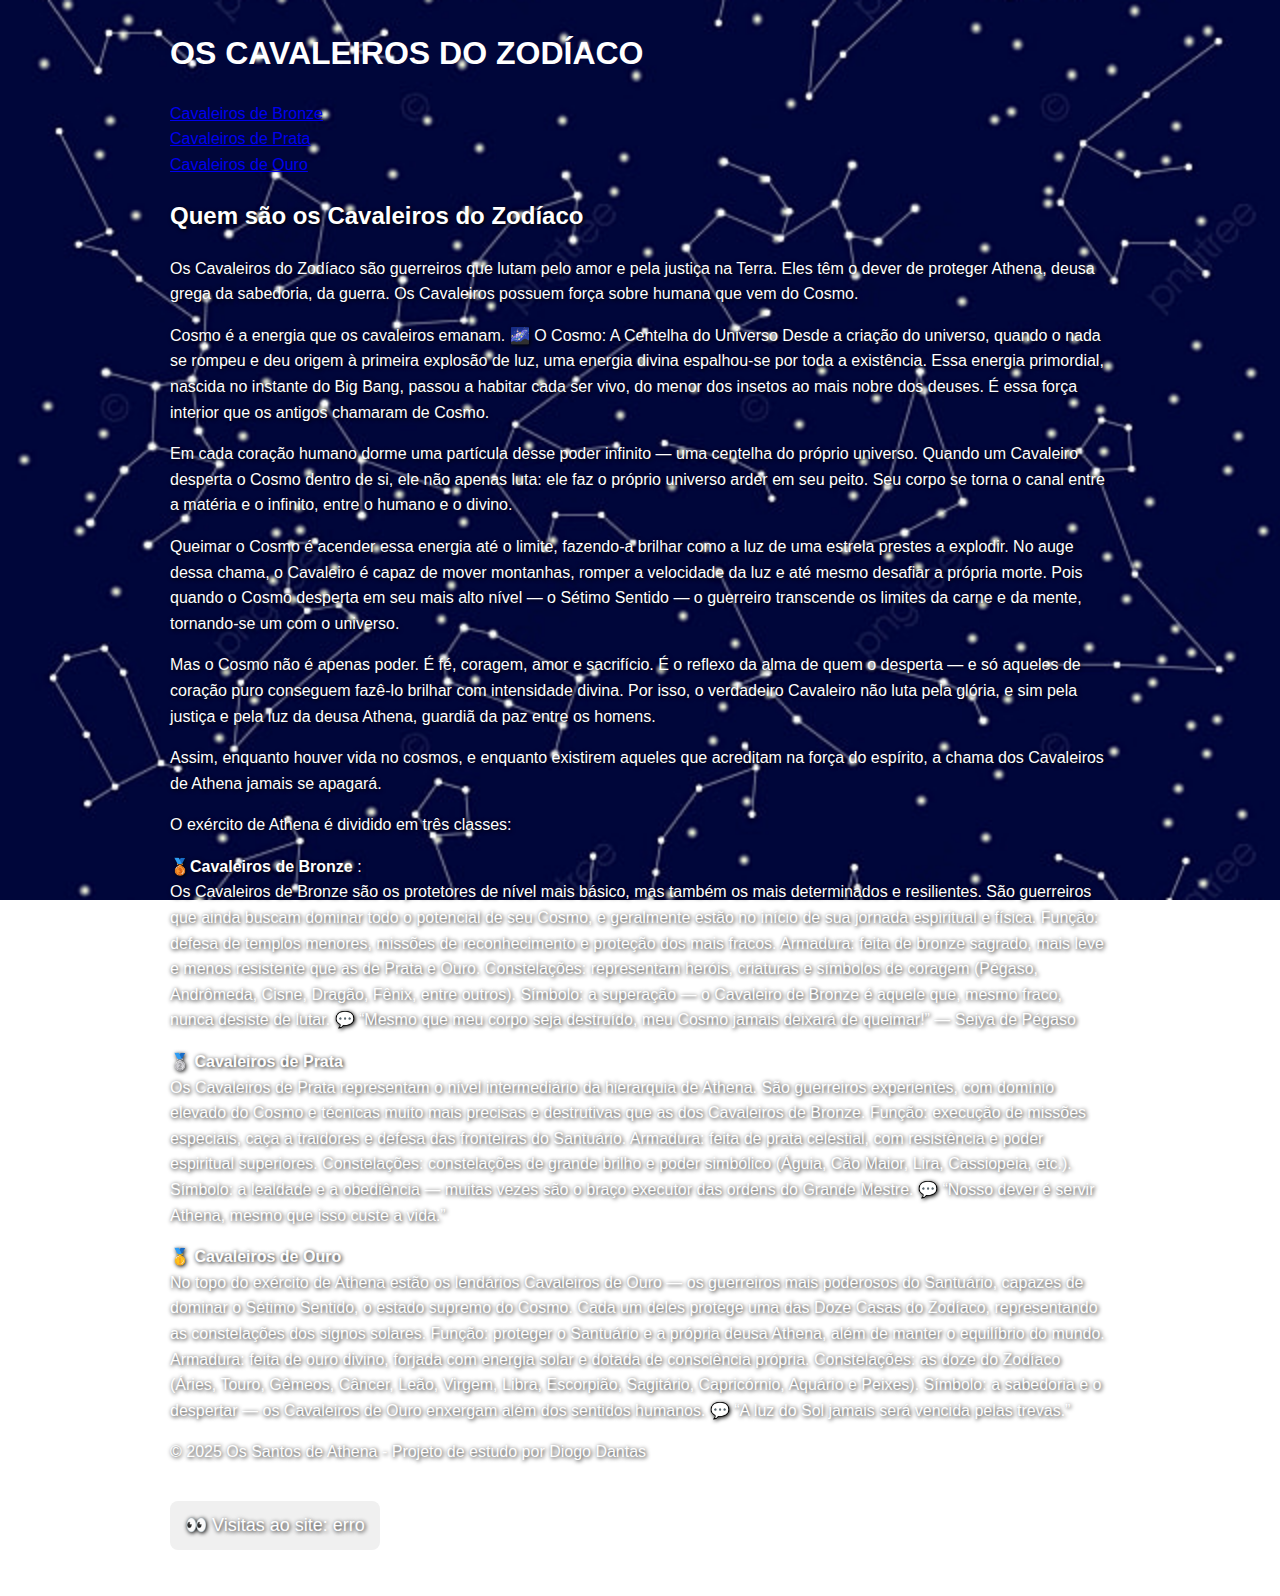
<file: index.html>
<html lang="pt-BR">

<head>
    <meta charset="UTF-8">
    <meta name="viewport" content="width=device-width, initial-scale=1.0">
    <title>Saint Seiya - Os Cavaleiros do Zodíaco</title>
    <link rel="stylesheet" href="estilo.css">
</head>

<body>
    <header>
    <h1 class="cavaleiros-titulo">OS CAVALEIROS DO ZODÍACO</h1>

    <nav class="menu-topo">
    <a href="bronzesaint.html">Cavaleiros de Bronze</a> <br>
    <a href="silversaint.html">Cavaleiros de Prata</a><br>
    <a href="goldsaint.html">Cavaleiros de Ouro</a>
    </nav>
    </header>

    <main>
        <section>
    <h2>Quem são os Cavaleiros do Zodíaco</h2>
    <p> Os Cavaleiros do Zodíaco são guerreiros que lutam pelo amor e pela justiça na Terra. Eles têm o dever de
        proteger Athena, deusa grega da sabedoria, da guerra. Os Cavaleiros
        possuem força sobre humana que vem do Cosmo.</p>
    <p>Cosmo é a energia que os cavaleiros emanam. 
        🌌 O Cosmo: A Centelha do Universo

        Desde a criação do universo, quando o nada se rompeu e deu origem à primeira explosão de luz, uma energia divina
        espalhou-se por toda a existência.
        Essa energia primordial, nascida no instante do Big Bang, passou a habitar cada ser vivo, do menor dos insetos
        ao mais nobre dos deuses.
        É essa força interior que os antigos chamaram de Cosmo.</p>

        <p>Em cada coração humano dorme uma partícula desse poder infinito — uma centelha do próprio universo.
        Quando um Cavaleiro desperta o Cosmo dentro de si, ele não apenas luta: ele faz o próprio universo arder em seu
        peito.
        Seu corpo se torna o canal entre a matéria e o infinito, entre o humano e o divino.</p>

        <p>Queimar o Cosmo é acender essa energia até o limite, fazendo-a brilhar como a luz de uma estrela prestes a
        explodir.
        No auge dessa chama, o Cavaleiro é capaz de mover montanhas, romper a velocidade da luz e até mesmo desafiar a
        própria morte.
        Pois quando o Cosmo desperta em seu mais alto nível — o Sétimo Sentido — o guerreiro transcende os limites da
        carne e da mente, tornando-se um com o universo.</p>

        <p>Mas o Cosmo não é apenas poder.
        É fé, coragem, amor e sacrifício.
        É o reflexo da alma de quem o desperta — e só aqueles de coração puro conseguem fazê-lo brilhar com intensidade
        divina.
        Por isso, o verdadeiro Cavaleiro não luta pela glória, e sim pela justiça e pela luz da deusa Athena, guardiã da
        paz entre os homens.</p>

        <p>Assim, enquanto houver vida no cosmos,
        e enquanto existirem aqueles que acreditam na força do espírito,
        a chama dos Cavaleiros de Athena jamais se apagará.</p>
    
    </section>
    
    <section>
    <p>O exército de Athena é dividido em três classes:</p>
    <p>🥉<strong>Cavaleiros de Bronze</strong> :<br> Os Cavaleiros de Bronze são os protetores de nível mais básico, mas
        também os mais determinados e resilientes.
        São guerreiros que ainda buscam dominar todo o potencial de seu Cosmo, e geralmente estão no início de sua
        jornada espiritual e física.

        Função: defesa de templos menores, missões de reconhecimento e proteção dos mais fracos.

        Armadura: feita de bronze sagrado, mais leve e menos resistente que as de Prata e Ouro.

        Constelações: representam heróis, criaturas e símbolos de coragem (Pégaso, Andrômeda, Cisne, Dragão, Fênix,
        entre outros).

        Símbolo: a superação — o Cavaleiro de Bronze é aquele que, mesmo fraco, nunca desiste de lutar.

        💬 “Mesmo que meu corpo seja destruído, meu Cosmo jamais deixará de queimar!” — Seiya de Pégaso

    </p>
    </section>
    <section>
    <p>🥈 <strong>Cavaleiros de Prata</strong> <br>

        Os Cavaleiros de Prata representam o nível intermediário da hierarquia de Athena.
        São guerreiros experientes, com domínio elevado do Cosmo e técnicas muito mais precisas e destrutivas que as dos
        Cavaleiros de Bronze.

        Função: execução de missões especiais, caça a traidores e defesa das fronteiras do Santuário.

        Armadura: feita de prata celestial, com resistência e poder espiritual superiores.

        Constelações: constelações de grande brilho e poder simbólico (Águia, Cão Maior, Lira, Cassiopeia, etc.).

        Símbolo: a lealdade e a obediência — muitas vezes são o braço executor das ordens do Grande Mestre.

        💬 “Nosso dever é servir Athena, mesmo que isso custe a vida.”</p>
    </section>

    <section>
    <p>🥇 <strong>Cavaleiros de Ouro</strong><br>

        No topo do exército de Athena estão os lendários Cavaleiros de Ouro — os guerreiros mais poderosos do Santuário,
        capazes de dominar o Sétimo Sentido, o estado supremo do Cosmo.
        Cada um deles protege uma das Doze Casas do Zodíaco, representando as constelações dos signos solares.

        Função: proteger o Santuário e a própria deusa Athena, além de manter o equilíbrio do mundo.

        Armadura: feita de ouro divino, forjada com energia solar e dotada de consciência própria.

        Constelações: as doze do Zodíaco (Áries, Touro, Gêmeos, Câncer, Leão, Virgem, Libra, Escorpião, Sagitário,
        Capricórnio, Aquário e Peixes).

        Símbolo: a sabedoria e o despertar — os Cavaleiros de Ouro enxergam além dos sentidos humanos.

        💬 “A luz do Sol jamais será vencida pelas trevas.”</p>
        </section>
    </main>
    <footer>
  <p>© 2025 Os Santos de Athena - Projeto de estudo por Diogo Dantas</p>
</footer>

<div>
<!-- Contador de visitas (CountAPI) -->
<p id="contador">
  👀 Visitas ao site: <span id="visitas-countapi">carregando...</span>
</p>

<style>
  #contador {
    margin-top: 20px;
    padding: 10px 15px;
    display: inline-block;
    background: #f0f0f0;
    border-radius: 8px;
    font-size: 18px;
    font-family: Arial, sans-serif;
  }
</style>

<script>
  // contador global usando CountAPI
  const namespace = 'diogodantas2';
  const key = 'portfolio';
  const url = `https://api.countapi.xyz/hit/${namespace}/${key}`;

  fetch(url)
    .then(response => response.json())
    .then(data => {
      document.getElementById('visitas-countapi').textContent = data.value;
    })
    .catch(error => {
      console.error('Erro no contador:', error);
      document.getElementById('visitas-countapi').textContent = 'erro';
    });
</script>

    
</div>

</body>

</html>
</file>
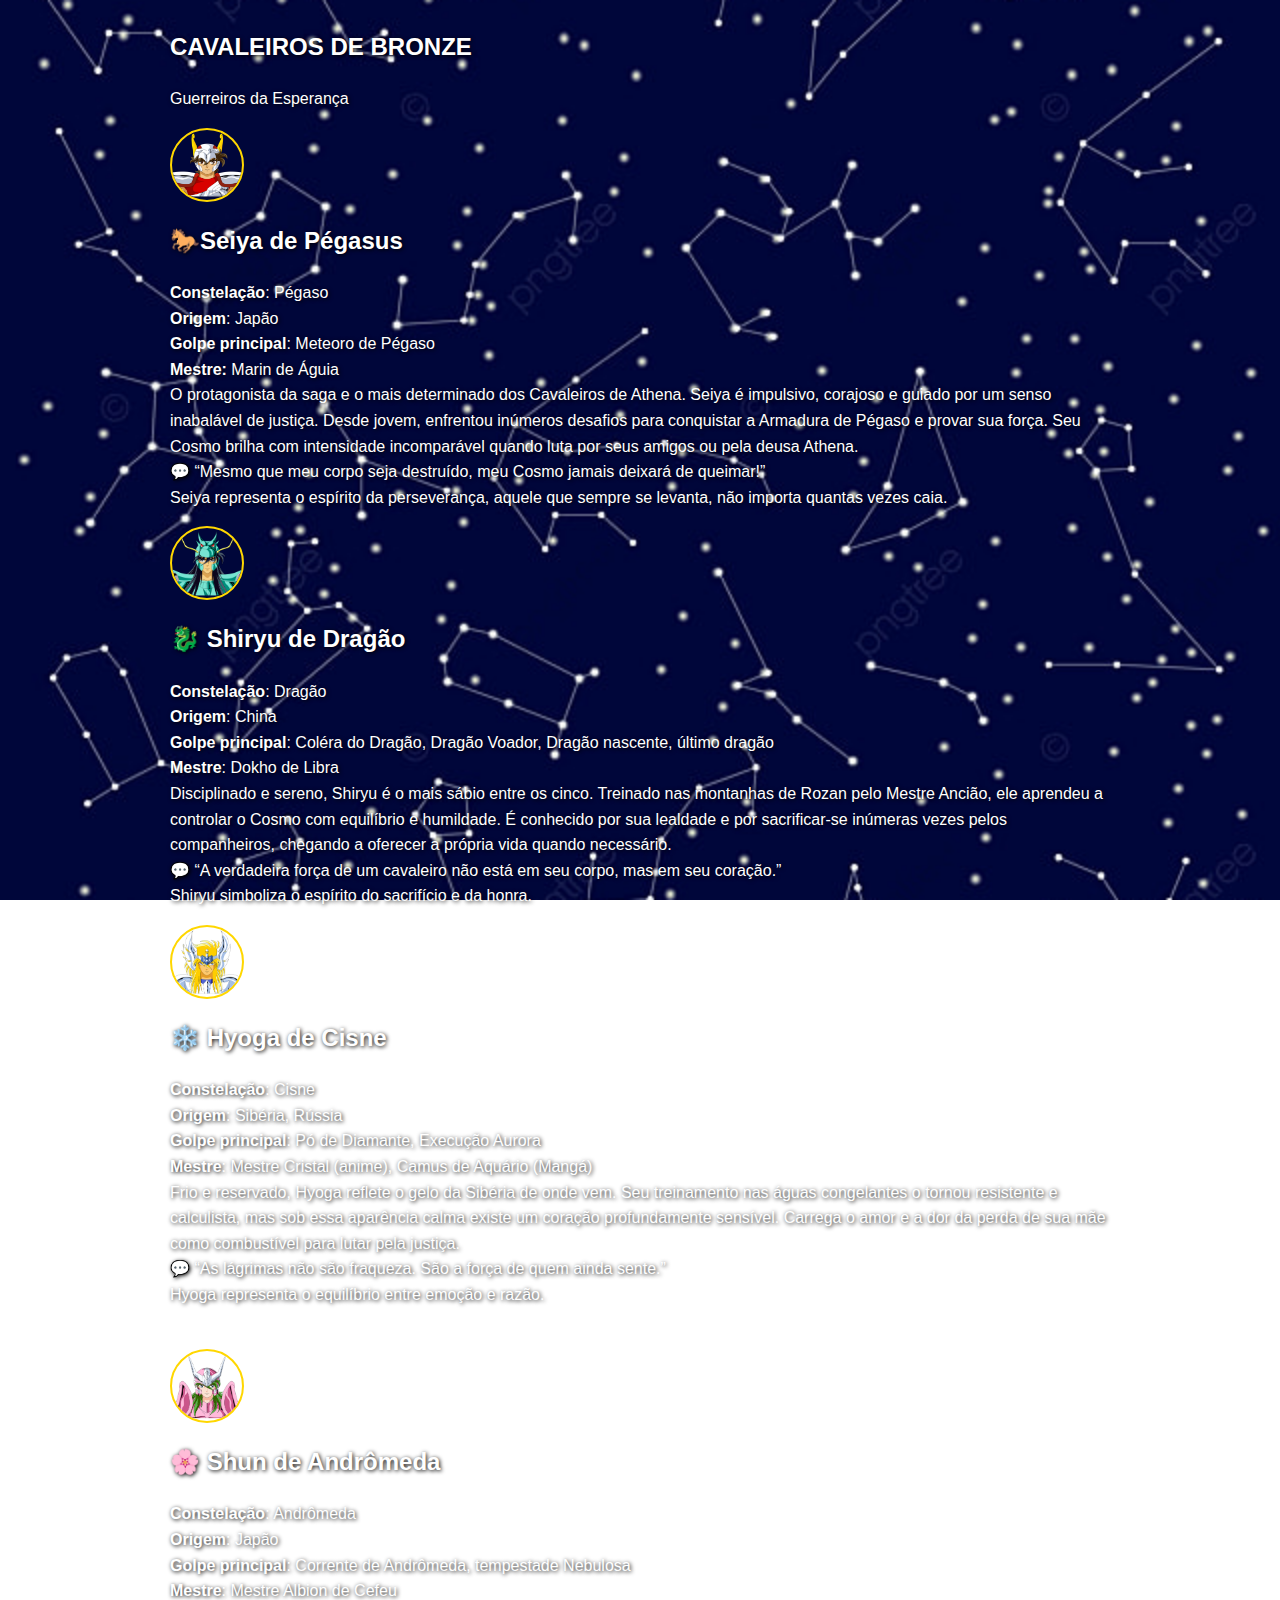
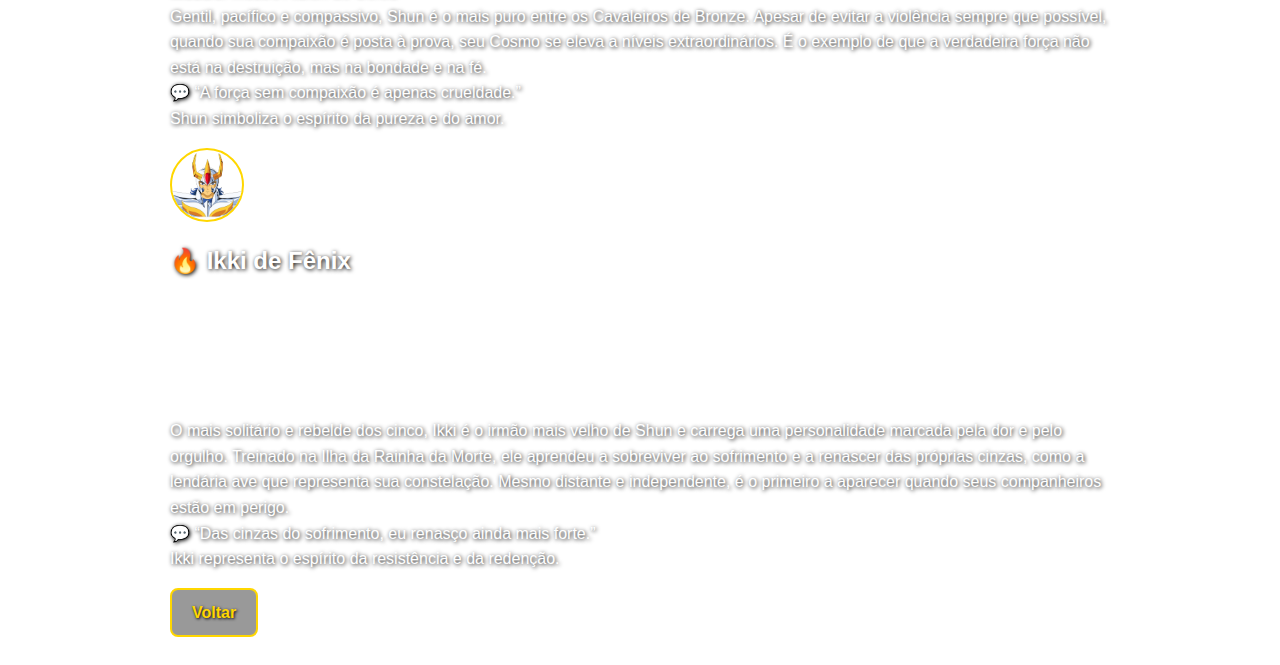
<file: bronzesaint.html>
<html lang="en">

<head>
    <meta charset="UTF-8">
    <meta name="viewport" content="width=device-width, initial-scale=1.0">
    <title>Cavaleiros de Bronze</title>
    <link rel="stylesheet" href="estilo.css">
</head>

<body>

    <h2 class="bronze-titulo">CAVALEIROS DE BRONZE</h2>
    <p class="bronze-paragrafo">Guerreiros da Esperança</p>
    <div>
        <img src="imagens/Seiya.png" alt="Seiya de pégasus" class="img-perfil">

        <h2>🐎Seiya de Pégasus</h2>
    </div>

    <p><strong>Constelação</strong>: Pégaso <br>
        <strong>Origem</strong>: Japão<br>
        <strong>Golpe principal</strong>: Meteoro de Pégaso<br>
        <strong>Mestre:</strong> Marin de Águia<br>

        O protagonista da saga e o mais determinado dos Cavaleiros de Athena.
        Seiya é impulsivo, corajoso e guiado por um senso inabalável de justiça. Desde jovem, enfrentou inúmeros
        desafios para conquistar a Armadura de Pégaso e provar sua força.
        Seu Cosmo brilha com intensidade incomparável quando luta por seus amigos ou pela deusa Athena.<br>

        💬 “Mesmo que meu corpo seja destruído, meu Cosmo jamais deixará de queimar!”<br>

        Seiya representa o espírito da perseverança, aquele que sempre se levanta, não importa quantas vezes caia.
    </p>


    <div>

        <img src="imagens/shiryu.png" alt="Shiryu de Dragão" class="img-perfil">
        <h2>🐉 Shiryu de Dragão</h2>
    </div>

    <p><strong>Constelação</strong>: Dragão <br>
        <strong>Origem</strong>: China<br>
        <strong>Golpe principal</strong>: Coléra do Dragão, Dragão Voador, Dragão nascente, último dragão<br>
        <strong>Mestre</strong>: Dokho de Libra <br>
        Disciplinado e sereno, Shiryu é o mais sábio entre os cinco.
        Treinado nas montanhas de Rozan pelo Mestre Ancião, ele aprendeu a controlar o Cosmo com equilíbrio e humildade.
        É conhecido por sua lealdade e por sacrificar-se inúmeras vezes pelos companheiros, chegando a oferecer a
        própria vida quando necessário.<br>

        💬 “A verdadeira força de um cavaleiro não está em seu corpo, mas em seu coração.”<br>

        Shiryu simboliza o espírito do sacrifício e da honra.
    </p>

    <div>
        <img src="imagens/hyuoga.png" alt="Hyoga de Cisne" class="img-perfil">
        <h2>❄️ Hyoga de Cisne</h2>
    </div>
    <p><strong>Constelação</strong>: Cisne <br>
        <strong>Origem</strong>: Sibéria, Rússia<br>
        <strong>Golpe principal</strong>: Pó de Diamante, Execução Aurora<br>
        <strong>Mestre</strong>: Mestre Cristal (anime), Camus de Aquário (Mangá) <br>

        Frio e reservado, Hyoga reflete o gelo da Sibéria de onde vem.
        Seu treinamento nas águas congelantes o tornou resistente e calculista, mas sob essa aparência calma existe um
        coração profundamente sensível.
        Carrega o amor e a dor da perda de sua mãe como combustível para lutar pela justiça. <br>

        💬 “As lágrimas não são fraqueza. São a força de quem ainda sente.”<br>

        Hyoga representa o equilíbrio entre emoção e razão.
    </p><br>
    <div>
        <img src="imagens/shun.png" alt="Shun de Anddrômeda" class="img-perfil">
        <h2>🌸 Shun de Andrômeda</h2>
    </div>
    <p><strong>Constelação</strong>: Andrômeda <br>
        <strong>Origem</strong>: Japão<br>
        <strong>Golpe principal</strong>: Corrente de Andrômeda, tempestade Nebulosa<br>
        <strong>Mestre</strong>: Mestre Albion de Cefeu <br>

        Gentil, pacífico e compassivo, Shun é o mais puro entre os Cavaleiros de Bronze.
        Apesar de evitar a violência sempre que possível, quando sua compaixão é posta à prova, seu Cosmo se eleva a
        níveis extraordinários.
        É o exemplo de que a verdadeira força não está na destruição, mas na bondade e na fé.<br>

        💬 “A força sem compaixão é apenas crueldade.”<br>

        Shun simboliza o espírito da pureza e do amor.
    </p>

    <div>
        <img src="imagens/ikki.png" alt="ikki de Fenix" class="img-perfil">
        <h2>🔥 Ikki de Fênix</h2>
    </div>
    <strong>Constelação</strong>: Fênix <br>
    <strong>Origem</strong>: Japão<br>
    <strong>Golpe principal</strong>: Ave Fênix, Ilusão Diabólica de Fênix<br>
    <strong>Mestre</strong>: Guilty <br>

    <p>O mais solitário e rebelde dos cinco, Ikki é o irmão mais velho de Shun e carrega uma personalidade marcada pela
        dor e pelo orgulho.
        Treinado na Ilha da Rainha da Morte, ele aprendeu a sobreviver ao sofrimento e a renascer das próprias cinzas,
        como a lendária ave que representa sua constelação.
        Mesmo distante e independente, é o primeiro a aparecer quando seus companheiros estão em perigo.<br>

        💬 “Das cinzas do sofrimento, eu renasço ainda mais forte.” <br>

        Ikki representa o espírito da resistência e da redenção.</p>

    <div class="voltar">

        <a href="index.html" class="btn-voltar"> Voltar </a>

    </div>

</body>

</html>
</file>
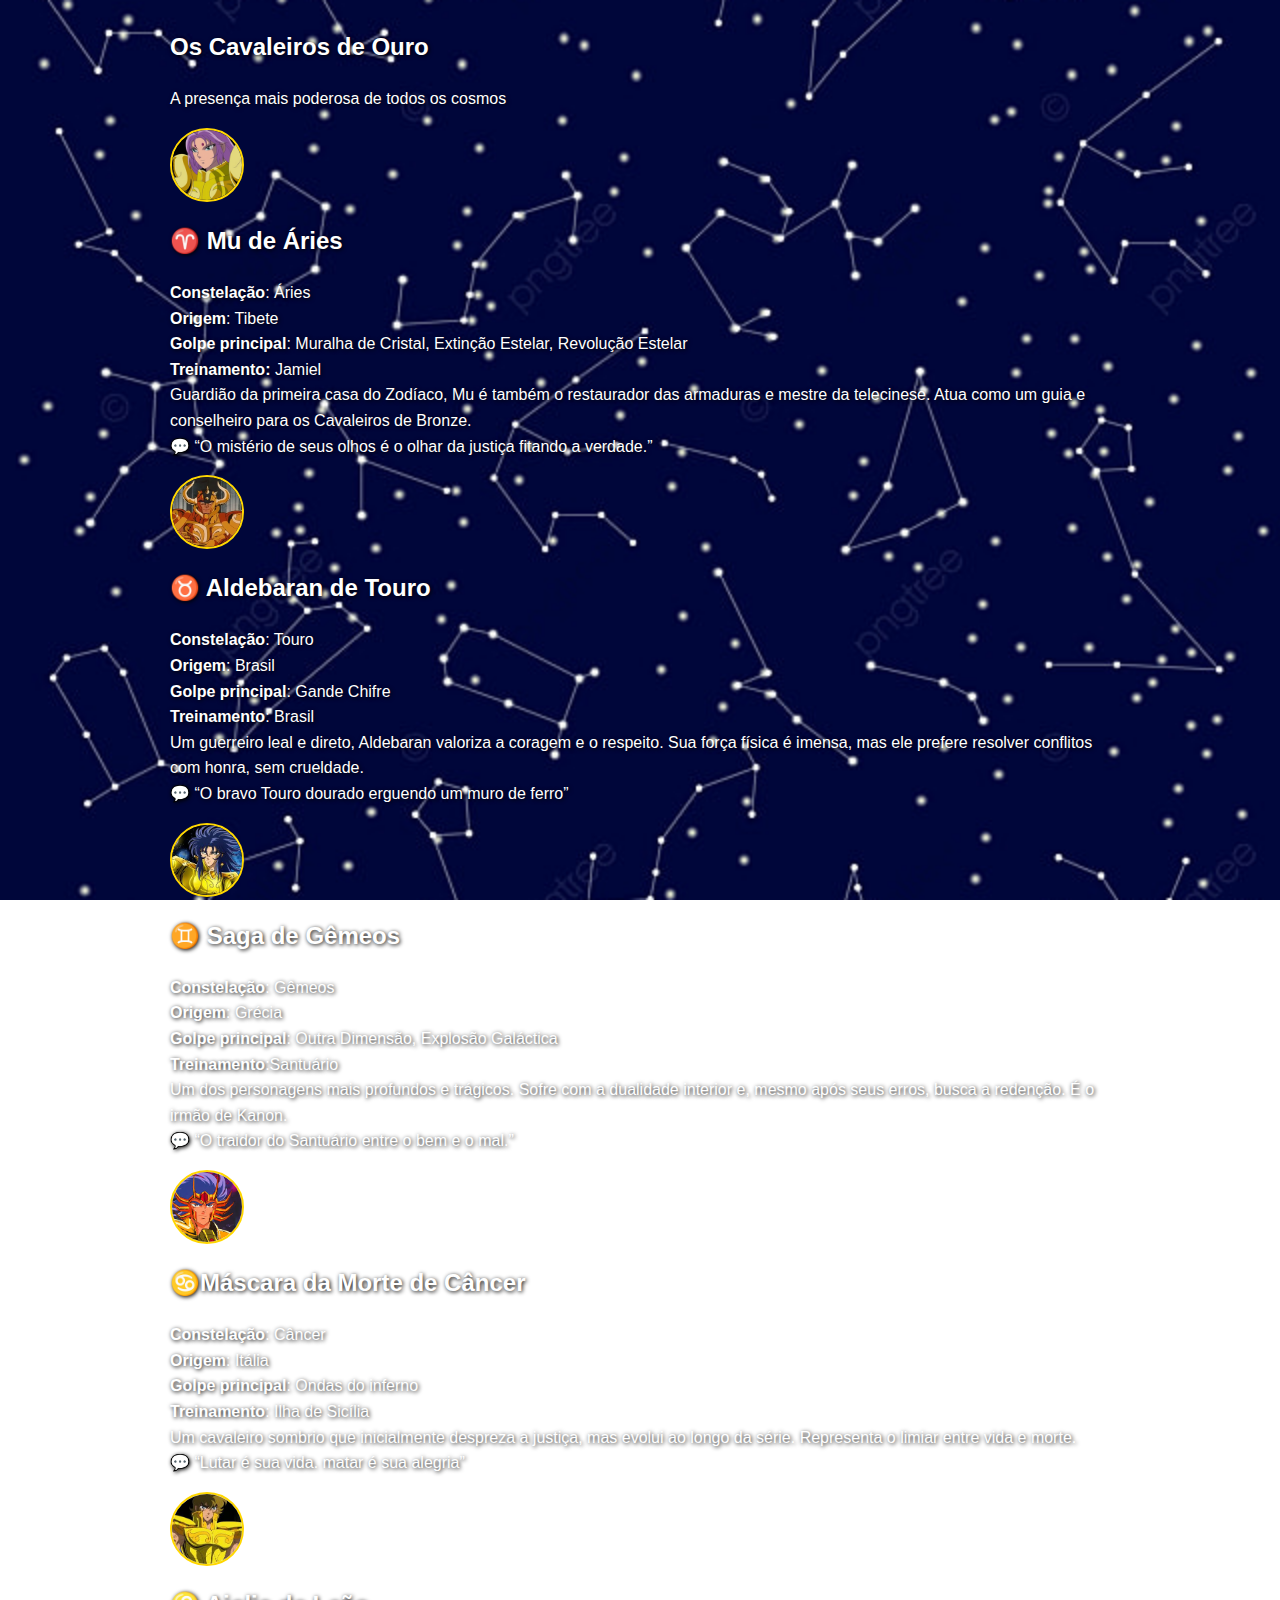
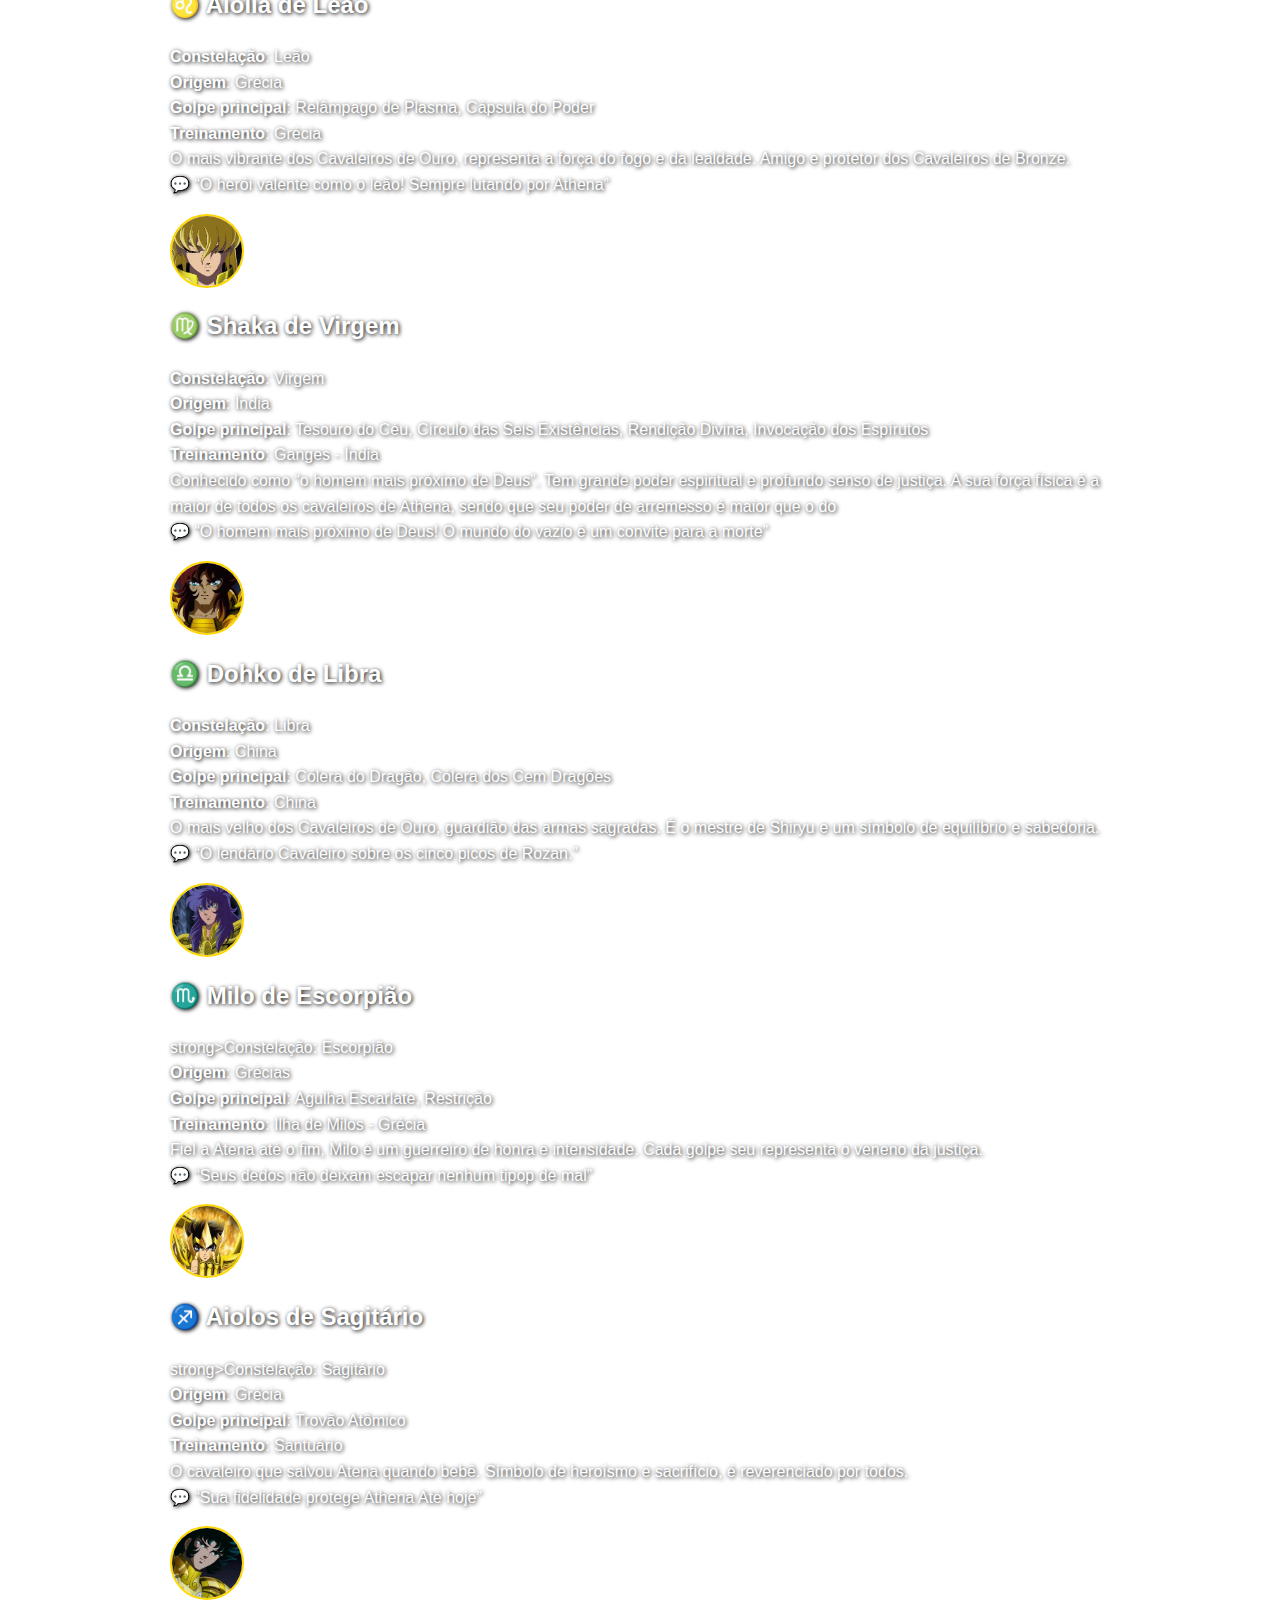
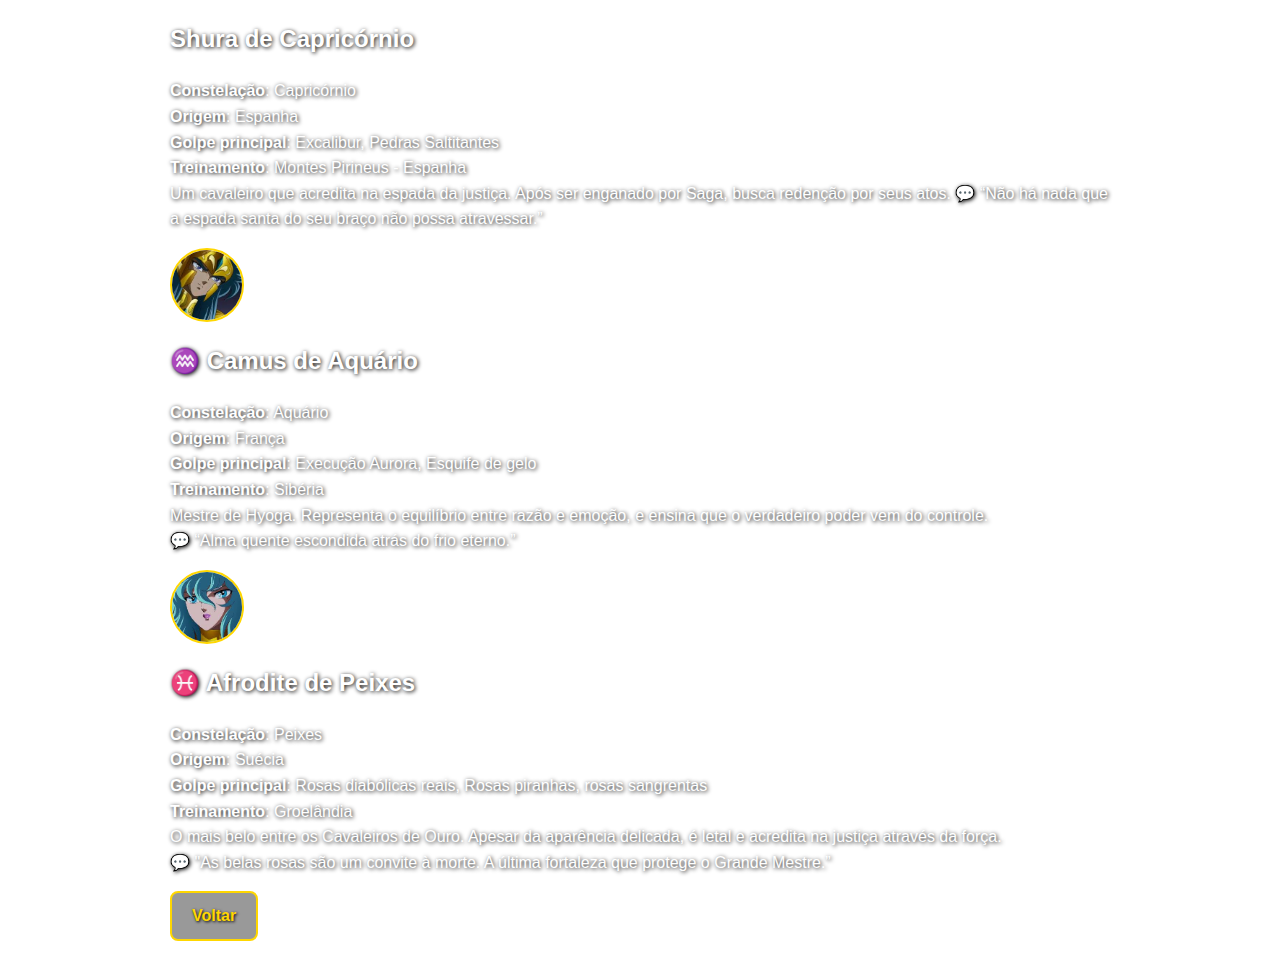
<file: goldsaint.html>
<html lang="en">

<head>
    <meta charset="UTF-8">
    <meta name="viewport" content="width=device-width, initial-scale=1.0">
    <title>Saint Seiya Cavaleiros de Ouro</title>
    <link rel="stylesheet" href="estilo.css">
</head>

<body>

    <h2 class="gold-titulo">Os Cavaleiros de Ouro</h2>
    <p class="gold-paragrafo">A presença mais poderosa de todos os cosmos</p>
    <div>
        <img src="imagens/mu.png" alt="Mu de Áries" class="img-perfil">

        <h2>♈ Mu de Áries</h2>
    </div>

    <p><strong>Constelação</strong>: Áries <br>
        <strong>Origem</strong>: Tibete<br>
        <strong>Golpe principal</strong>: Muralha de Cristal, Extinção Estelar, Revolução Estelar<br>
        <strong>Treinamento:</strong> Jamiel<br>

        Guardião da primeira casa do Zodíaco, Mu é também o restaurador das armaduras e mestre da telecinese. Atua como
        um guia e conselheiro para os Cavaleiros de Bronze.<br>

        💬 “O mistério de seus olhos é o olhar da justiça fitando a verdade.” <br>
    </p>

    <div>

        <img src="imagens/aldebaran.png" alt="Aldebaran de Touro" class="img-perfil">
        <h2>♉ Aldebaran de Touro</h2>
    </div>

    <p><strong>Constelação</strong>: Touro <br>
        <strong>Origem</strong>: Brasil<br>
        <strong>Golpe principal</strong>: Gande Chifre<br>
        <strong>Treinamento</strong>: Brasil <br>
        Um guerreiro leal e direto, Aldebaran valoriza a coragem e o respeito. Sua força física é imensa, mas ele
        prefere resolver conflitos com honra, sem crueldade. <br>

        💬 “O bravo Touro dourado erguendo um muro de ferro” <br>

    <div>
        <img src="imagens/saga.png" alt="Saga de Gêmeos" class="img-perfil">
        <h2>♊ Saga de Gêmeos</h2>
    </div>
    <p><strong>Constelação</strong>: Gêmeos <br>
        <strong>Origem</strong>: Grécia<br>
        <strong>Golpe principal</strong>: Outra Dimensão, Explosão Galáctica<br>
        <strong>Treinamento</strong>:Santuário <br>

        Um dos personagens mais profundos e trágicos. Sofre com a dualidade interior e, mesmo após seus erros, busca a
        redenção. É o irmão de Kanon. <br>

        💬 “O traidor do Santuário entre o bem e o mal.”<br>

    </p>

    <div>
        <img src="imagens/mascara.png" alt="Máscara da Morte" class="img-perfil">
        <h2>♋Máscara da Morte de Câncer</h2>
    </div>
    <p><strong>Constelação</strong>: Câncer <br>
        <strong>Origem</strong>: Itália<br>
        <strong>Golpe principal</strong>: Ondas do inferno<br>
        <strong>Treinamento</strong>: Ilha de Sicília <br>

        Um cavaleiro sombrio que inicialmente despreza a justiça, mas evolui ao longo da série. Representa o limiar
        entre vida e morte. <br>

        💬 “Lutar é sua vida. matar é sua alegria”<br>

    </p>



    <div>

        <img src="imagens/aiolia.png" alt="Aiolia de Leão" class="img-perfil">
        <h2>♌ Aiolia de Leão</h2>
    </div>
    <p><strong>Constelação</strong>: Leão <br>
        <strong>Origem</strong>: Grécia<br>
        <strong>Golpe principal</strong>: Relâmpago de Plasma, Cápsula do Poder <br>
        <strong>Treinamento</strong>: Grécia <br>

        O mais vibrante dos Cavaleiros de Ouro, representa a força do fogo e da lealdade. Amigo e protetor dos
        Cavaleiros de Bronze.<br>

        💬 “O herói valente como o leão! Sempre lutando por Athena”<br>
    </p>

    <div>
        <img src="imagens/shaka.png" alt="Shaka de Virgem" class="img-perfil">
        <h2>♍ Shaka de Virgem </h2>
    </div>
    <p> <strong>Constelação</strong>: Virgem <br>
        <strong>Origem</strong>: Índia<br>
        <strong>Golpe principal</strong>: Tesouro do Céu, Círculo das Seis Existências, Rendição Divina, Invocação dos
        Espírutos<br>
        <strong>Treinamento</strong>: Ganges - Índia <br>

        Conhecido como “o homem mais próximo de Deus”. Tem grande poder espiritual e profundo senso de justiça. A sua
        força física é a maior de todos os cavaleiros de Athena, sendo que seu poder de arremesso é maior que o do
        <br>

        💬 “O homem mais próximo de Deus! O mundo do vazio é um convite para a morte” <br>
    </p>

    <div>
        <img src="imagens/dohko.png" alt="Dohko de Libra" class="img-perfil">
        <h2>♎ Dohko de Libra</h2>
    </div>
    <p><strong>Constelação</strong>: Libra <br>
        <strong>Origem</strong>: China<br>
        <strong>Golpe principal</strong>: Cólera do Dragão, Cólera dos Cem Dragões<br>
        <strong>Treinamento</strong>: China <br>

        O mais velho dos Cavaleiros de Ouro, guardião das armas sagradas. É o mestre de Shiryu e um símbolo de
        equilíbrio e sabedoria.
        <br>

        💬 “O lendário Cavaleiro sobre os cinco picos de Rozan.” <br>

    </p>
    <div>
        <img src="imagens/milo.png" alt="Milo de Escorpião" class="img-perfil">
        <h2>♏ Milo de Escorpião</h2>
    </div>
    <p>strong>Constelação</strong>: Escorpião <br>
        <strong>Origem</strong>: Grécias<br>
        <strong>Golpe principal</strong>: Agulha Escarlate, Restrição<br>
        <strong>Treinamento</strong>: Ilha de Milos - Grécia <br>

        Fiel a Atena até o fim, Milo é um guerreiro de honra e intensidade. Cada golpe seu representa o veneno da
        justiça. <br>

        💬 “Seus dedos não deixam escapar nenhum tipop de mal” <br>

    </p>
    <div>
        <img src="imagens/aioles.png" alt="Aiolos de Sagitário" class="img-perfil">
        <h2>♐ Aiolos de Sagitário</h2>
    </div>
    <P>strong>Constelação</strong>: Sagitário <br>
        <strong>Origem</strong>: Grécia<br>
        <strong>Golpe principal</strong>: Trovão Atômico<br>
        <strong>Treinamento</strong>: Santuário <br>

        O cavaleiro que salvou Atena quando bebê. Símbolo de heroísmo e sacrifício, é reverenciado por todos. <br>

        💬 “Sua fidelidade protege Athena Até hoje” <br>

    </p>
    <div>
        <img src="imagens/shura.png" alt="Shura de Capricórnio" class="img-perfil">
        <h2>Shura de Capricórnio</h2>
    </div>
    <p> <strong>Constelação</strong>: Capricórnio <br>
        <strong>Origem</strong>: Espanha<br>
        <strong>Golpe principal</strong>: Excalibur, Pedras Saltitantes<br>
        <strong>Treinamento</strong>: Montes Pirineus - Espanha<br>

        Um cavaleiro que acredita na espada da justiça. Após ser enganado por Saga, busca redenção por seus atos.

        💬 “Não há nada que a espada santa do seu braço não possa atravessar.” <br>
    </p>
    <div>
        <img src="imagens/camus.png" alt="Camus de Aquário" class="img-perfil">
        <h2>♒ Camus de Aquário</h2>
    </div>
    <p><strong>Constelação</strong>: Aquário <br>
        <strong>Origem</strong>: França<br>
        <strong>Golpe principal</strong>: Execução Aurora, Esquife de gelo<br>
        <strong>Treinamento</strong>: Sibéria<br>
        Mestre de Hyoga. Representa o equilíbrio entre razão e emoção, e ensina que o verdadeiro poder vem do controle.
        <br>


        💬 “Alma quente escondida atrás do frio eterno.” <br>
    </p>



    <div>
        <img src="imagens/afrodite.png" alt="Afrodite de Peixes" class="img-perfil">
        <h2>♓ Afrodite de Peixes</h2>
    </div>
    <p><strong>Constelação</strong>: Peixes <br>
        <strong>Origem</strong>: Suécia<br>
        <strong>Golpe principal</strong>: Rosas diabólicas reais, Rosas piranhas, rosas sangrentas<br>
        <strong>Treinamento</strong>: Groelândia<br>

        O mais belo entre os Cavaleiros de Ouro. Apesar da aparência delicada, é letal e acredita na justiça através da
        força. <br>


        💬 "As belas rosas são um convite à morte. A última fortaleza que protege o Grande Mestre.” <br>
    </p>

    <div class="voltar">

        <a href="index.html" class="btn-voltar"> Voltar </a>

    </div>


    

</body>

</html>
</file>
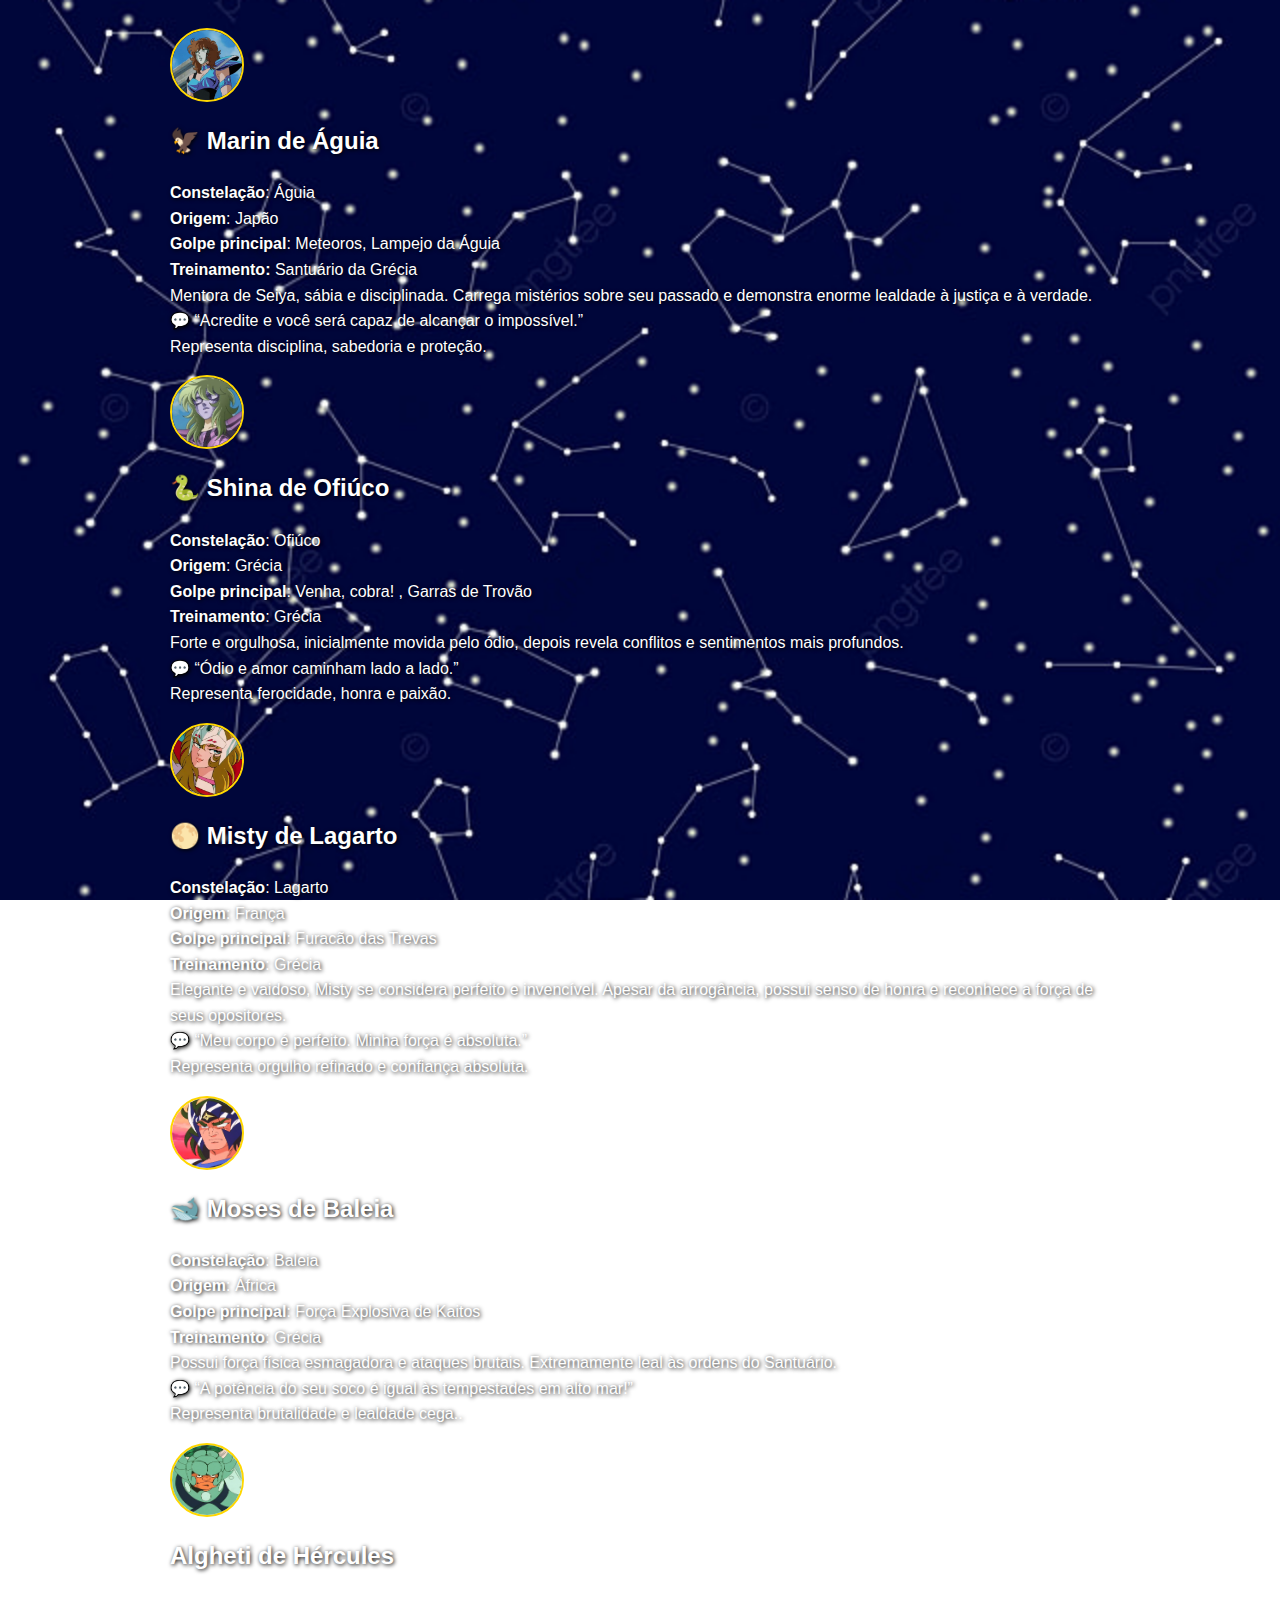
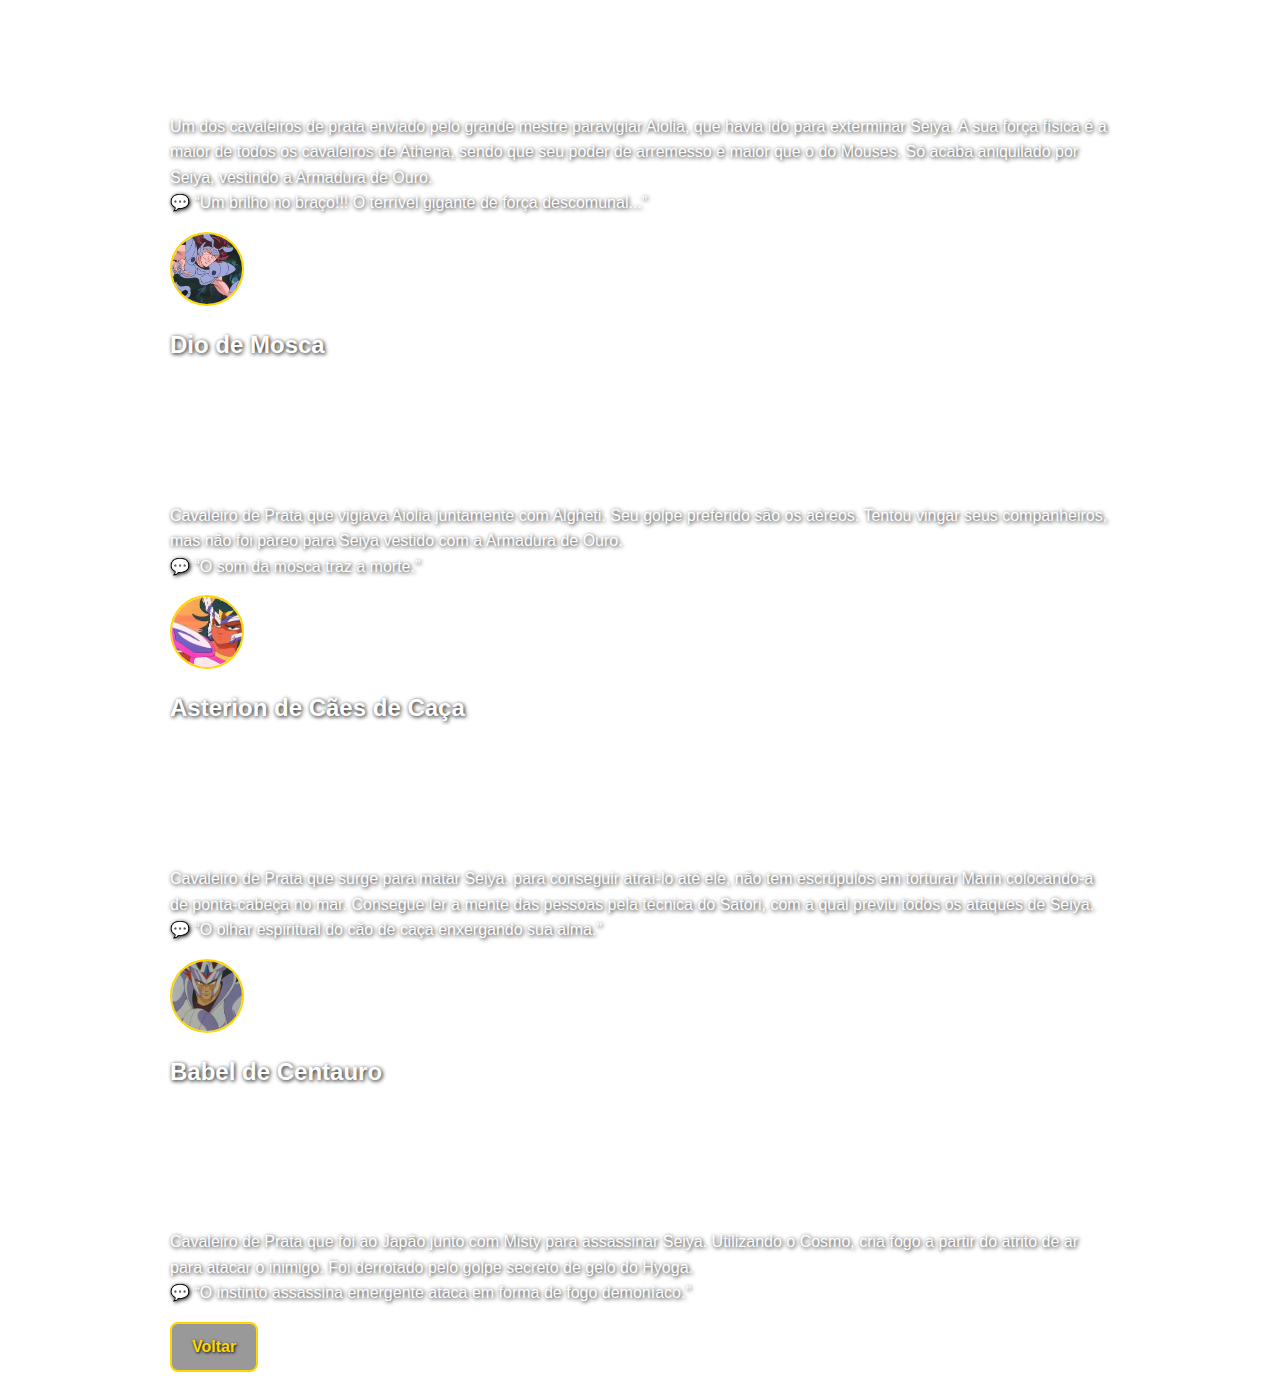
<file: silversaint.html>
<html lang="en">

<head>
    <meta charset="UTF-8">
    <meta name="viewport" content="width=device-width, initial-scale=1.0">
    <title>Cavaleiros de Prata</title>
    <link rel="stylesheet" href="estilo.css">
</head>

<body>
    <div>
        <img src="imagens/marin.png" alt="Marin de Àguia" class="img-perfil">

        <h2>🦅 Marin de Águia</h2>
    </div>

    <p><strong>Constelação</strong>: Águia <br>
        <strong>Origem</strong>: Japão<br>
        <strong>Golpe principal</strong>: Meteoros, Lampejo da Águia<br>
        <strong>Treinamento:</strong> Santuário da Grécia<br>

        Mentora de Seiya, sábia e disciplinada.
        Carrega mistérios sobre seu passado e demonstra enorme lealdade à justiça e à verdade.<br>

        💬 “Acredite e você será capaz de alcançar o impossível.” <br>
        Representa disciplina, sabedoria e proteção.

    <div>

        <img src="imagens/shina.png" alt="Shina de Ofiúco" class="img-perfil">
        <h2>🐍 Shina de Ofiúco</h2>
    </div>

    <p><strong>Constelação</strong>: Ofiúco <br>
        <strong>Origem</strong>: Grécia<br>
        <strong>Golpe principal</strong>: Venha, cobra! , Garras de Trovão<br>
        <strong>Treinamento</strong>: Grécia <br>
        Forte e orgulhosa, inicialmente movida pelo ódio, depois revela conflitos e sentimentos mais profundos. <br>

        💬 “Ódio e amor caminham lado a lado.” <br>

        Representa ferocidade, honra e paixão.
    <div>
        <img src="imagens/misty.PNG" alt="Misty de Lagarto" class="img-perfil">
        <h2>🌕 Misty de Lagarto</h2>
    </div>
    <p><strong>Constelação</strong>: Lagarto <br>
        <strong>Origem</strong>: França<br>
        <strong>Golpe principal</strong>: Furacão das Trevas<br>
        <strong>Treinamento</strong>: Grécia <br>

        Elegante e vaidoso, Misty se considera perfeito e invencível.
        Apesar da arrogância, possui senso de honra e reconhece a força de seus opositores. <br>

        💬 “Meu corpo é perfeito. Minha força é absoluta.”<br>
        Representa orgulho refinado e confiança absoluta.
    <div>

        <img src="imagens/moses.png" alt="Moses de Baleia" class="img-perfil">
        <h2>🐋 Moses de Baleia</h2>
    </div>
    <p><strong>Constelação</strong>: Baleia <br>
        <strong>Origem</strong>: África<br>
        <strong>Golpe principal</strong>: Força Explosiva de Kaitos <br>
        <strong>Treinamento</strong>: Grécia <br>

        Possui força física esmagadora e ataques brutais.
        Extremamente leal às ordens do Santuário.<br>

        💬 “A potência do seu soco é igual às tempestades em alto mar!”<br>

        Representa brutalidade e lealdade cega..
    </p>

    <div>
        <img src="imagens/algheti.png" alt="Algheti de Hércules" class="img-perfil">
        <h2>Algheti de Hércules</h2>
    </div>
    <strong>Constelação</strong>: Hércules <br>
    <strong>Origem</strong>: África do Sul<br>
    <strong>Golpe principal</strong>: Poder Supremo de Hércules<br>
    <strong>Treinamento</strong>: Uganda <br>

    <p>Um dos cavaleiros de prata enviado pelo grande mestre paravigiar Aiolia, que havia ido para exterminar Seiya.
        A sua força física é a maior de todos os cavaleiros de Athena, sendo que seu poder de arremesso é maior que o do
        Mouses.
        Só acaba aniquilado por Seiya, vestindo a Armadura de Ouro.
        <br>

        💬 “Um brilho no braço!!! O terrível gigante de força descomunal...” <br>


    <div>
        <img src="imagens/dio.png" alt="Dio de Mosca" class="img-perfil">
        <h2>Dio de Mosca</h2>
    </div>
    <strong>Constelação</strong>: Mosca <br>
    <strong>Origem</strong>: México<br>
    <strong>Golpe principal</strong>: Vôo Mortal<br>
    <strong>Treinamento</strong>: Planaltos - México <br>

    <p>Cavaleiro de Prata que vigiava Aiolia juntamente com Algheti. Seu golpe preferido são
        os aéreos. Tentou vingar seus companheiros, mas não foi páreo para Seiya vestido com a Armadura
        de Ouro.
        <br>

        💬 “O som da mosca traz a morte.” <br>


    <div>
        <img src="imagens/asterion.png" alt="Asterion de Cães de Caça" class="img-perfil">
        <h2>Asterion de Cães de Caça</h2>
    </div>
    <strong>Constelação</strong>: Cães de Caça <br>
    <strong>Origem</strong>: Dinamarca<br>
    <strong>Golpe principal</strong>: Ataque de 1 milhão de fantasmas<br>
    <strong>Treinamento</strong>: Montanhas Brocken - Áustria <br>

    <p>Cavaleiro de Prata que surge para matar Seiya. para conseguir atraí-lo até ele, não tem escrúpulos em torturar
        Marin colocando-a de ponta-cabeça no mar. Consegue ler a mente das pessoas pela técnica do Satori, com a qual
        previu todos os ataques de Seiya. <br>

        💬 “O olhar espiritual do cão de caça enxergando sua alma.” <br>
    
        
     <div>
        <img src="imagens/babel.png" alt="Babel de Centauro" class="img-perfil">
        <h2>Babel de Centauro</h2>
    </div>
    <strong>Constelação</strong>: Centauro <br>
    <strong>Origem</strong>: Iraque<br>
    <strong>Golpe principal</strong>: Chamas de Babel<br>
    <strong>Treinamento</strong>: Ilha de Kentauros <br>

    <p>Cavaleiro de Prata que foi ao Japão junto com Misty para assassinar Seiya. Utilizando o Cosmo, cria fogo a partir
        do atrito de ar para atacar o inimigo. Foi derrotado pelo golpe secreto de gelo do Hyoga. <br>

        💬 “O instinto assassina emergente ataca em forma de fogo demoníaco.” <br>    



    <div class="voltar">

        <a href="index.html" class="btn-voltar"> Voltar </a>

    </div>

</body>


</html>
</file>
<file: estilo.css>
body{
    background-image: url(imagens/estrela.jpg);
    background-size: cover;
    background-position: center;
    background-attachment: fixed;
        width: 940px;
    margin-left: auto;
    margin-right: auto;
    font-family: "Segoe UI", "Arial", sans-serif;
    line-height: 1.6;
    padding: 20px;
    color: white;
}

p,h2 {
    text-shadow: 1px 1px 4px black;

}


.perfil {
    display: flex;
    align-items: flex-start;
    gap: 14px;
    margin-bottom: 24px;
}

.img-perfil {
    width: 70px;
    height: 70px;
    object-fit: cover;
    border-radius: 50%;
    border: 2px solid gold;
}

.img-perfil:hover {
        transform: scale(1.1);
        transition: 0.2s;
        box-shadow: 0 0 10px gold;

}

.btn-voltar {
    display: inline-block;
    padding: 10px 20px;
    border: 2px solid gold;
    border-radius: 8px;
    font-weight: bold;
    text-decoration: none;
    color: gold;
    text-shadow: 1px 1px 3px black;
    background: rgba(0, 0, 0, 0.4);
}

.btn-voltar:hover {
    transform: scale(1.1);
    transition: 0.2s;
    background: gold;
    color: black;
}
</file>
